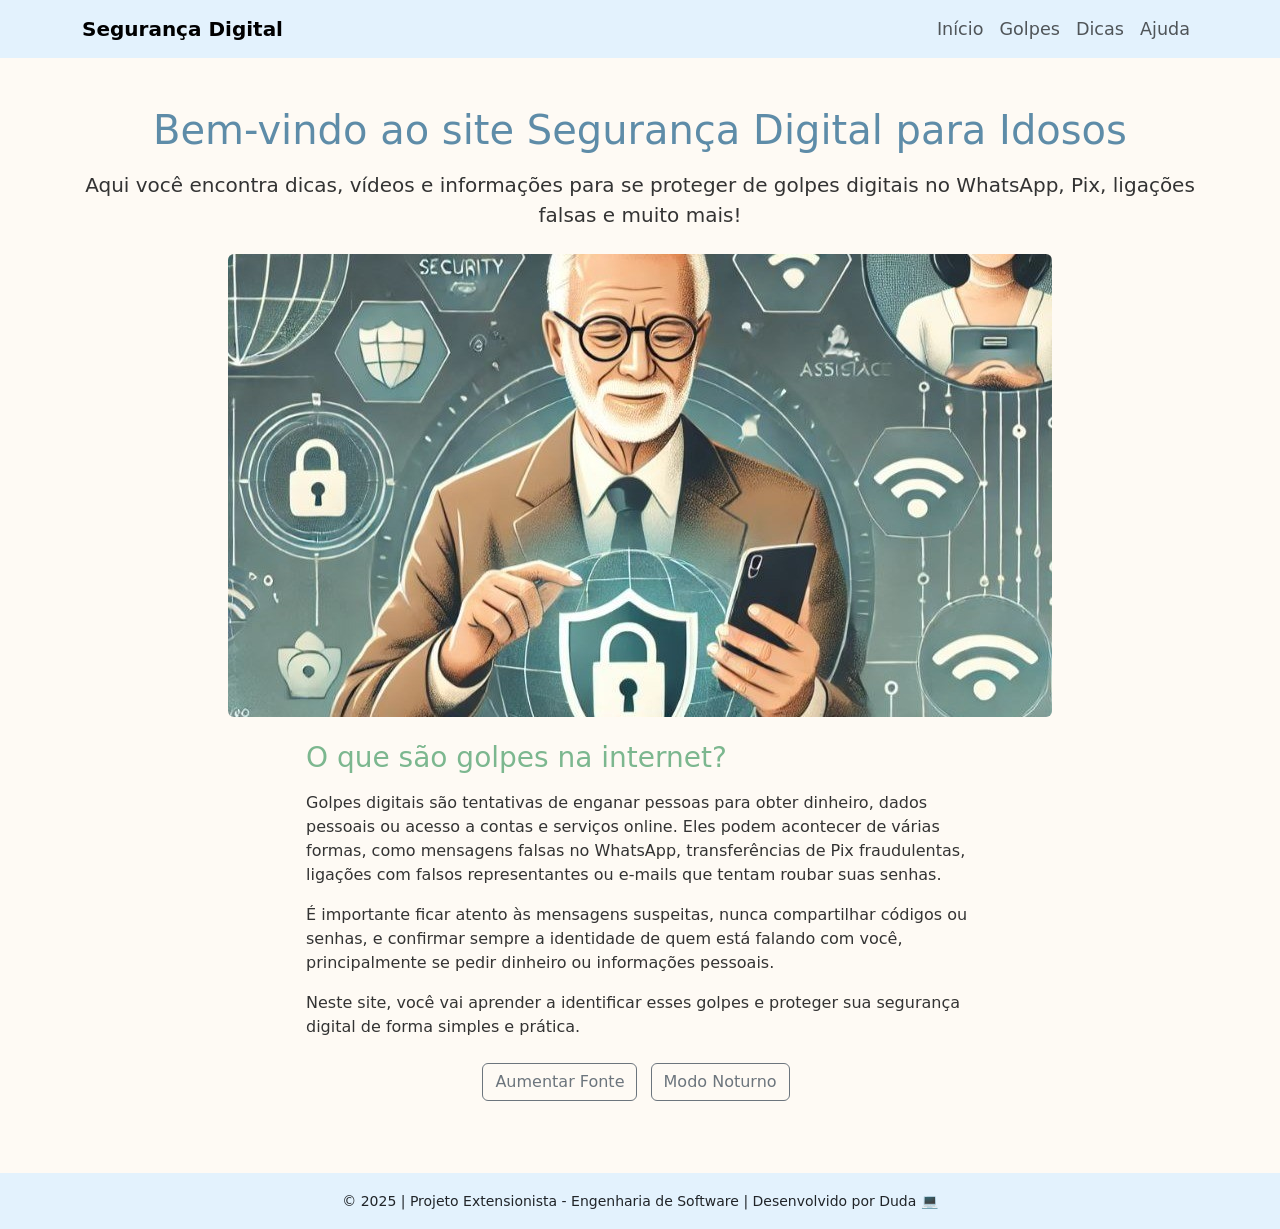
<file: index.html>
<!DOCTYPE html>
<html lang="pt-BR">
  <head>
    <meta charset="UTF-8" />
    <meta name="viewport" content="width=device-width, initial-scale=1" />
    <title>Segurança Digital para Idosos</title>

    <!-- Bootstrap 5 -->
    <link
      href="https://cdn.jsdelivr.net/npm/bootstrap@5.3.2/dist/css/bootstrap.min.css"
      rel="stylesheet"
    />

    <!-- CSS personalizado -->
    <link rel="stylesheet" href="style.css" />

    <!-- JS -->
    <script defer src="script.js"></script>
  </head>
  <body class="bg-pastel">
    <nav class="navbar navbar-expand-lg navbar-light bg-pastel-secondary">
      <div class="container">
        <a class="navbar-brand fw-bold" href="#">Segurança Digital</a>
        <button
          class="navbar-toggler"
          type="button"
          data-bs-toggle="collapse"
          data-bs-target="#menu"
        >
          <span class="navbar-toggler-icon"></span>
        </button>
        <div class="collapse navbar-collapse" id="menu">
          <ul class="navbar-nav ms-auto">
            <li class="nav-item">
              <a class="nav-link" href="index.html">Início</a>
            </li>
            <li class="nav-item">
              <a class="nav-link" href="golpes.html">Golpes</a>
            </li>
            <li class="nav-item">
              <a class="nav-link" href="dicas.html">Dicas</a>
            </li>
            <li class="nav-item">
              <a class="nav-link" href="ajuda.html">Ajuda</a>
            </li>
          </ul>
        </div>
      </div>
    </nav>

    <main class="container py-5 text-center">
      <h1 class="text-primary mb-3">
        Bem-vindo ao site Segurança Digital para Idosos
      </h1>
      <p class="lead">
        Aqui você encontra dicas, vídeos e informações para se proteger de
        golpes digitais no WhatsApp, Pix, ligações falsas e muito mais!
      </p>

      <div class="my-4">
        <img
          src="img/seguranca-digital.png"
          class="img-fluid rounded w-70 w-md-50"
          alt="Ilustração sobre segurança digital"
        />
      </div>

      <section class="text-start mx-auto px-3" style="max-width: 700px">
        <h2 class="h3 text-success mb-3">O que são golpes na internet?</h2>
        <p>
          Golpes digitais são tentativas de enganar pessoas para obter dinheiro,
          dados pessoais ou acesso a contas e serviços online. Eles podem
          acontecer de várias formas, como mensagens falsas no WhatsApp,
          transferências de Pix fraudulentas, ligações com falsos representantes
          ou e-mails que tentam roubar suas senhas.
        </p>
        <p>
          É importante ficar atento às mensagens suspeitas, nunca compartilhar
          códigos ou senhas, e confirmar sempre a identidade de quem está
          falando com você, principalmente se pedir dinheiro ou informações
          pessoais.
        </p>
        <p>
          Neste site, você vai aprender a identificar esses golpes e proteger
          sua segurança digital de forma simples e prática.
        </p>
      </section>

      <div class="mt-4">
        <button
          onclick="aumentarFonte()"
          class="btn btn-outline-secondary me-2"
        >
          Aumentar Fonte
        </button>
        <button onclick="modoNoturno()" class="btn btn-outline-secondary me-2">
          Modo Noturno
        </button>
      </div>
    </main>

    <footer class="bg-pastel-secondary text-center text-dark py-3 mt-4">
      <small
        >&copy; 2025 | Projeto Extensionista - Engenharia de Software |
        Desenvolvido por Duda 💻</small
      >
    </footer>

    <!-- Bootstrap JS -->
    <script src="https://cdn.jsdelivr.net/npm/bootstrap@5.3.2/dist/js/bootstrap.bundle.min.js"></script>
  </body>
</html>
</file>
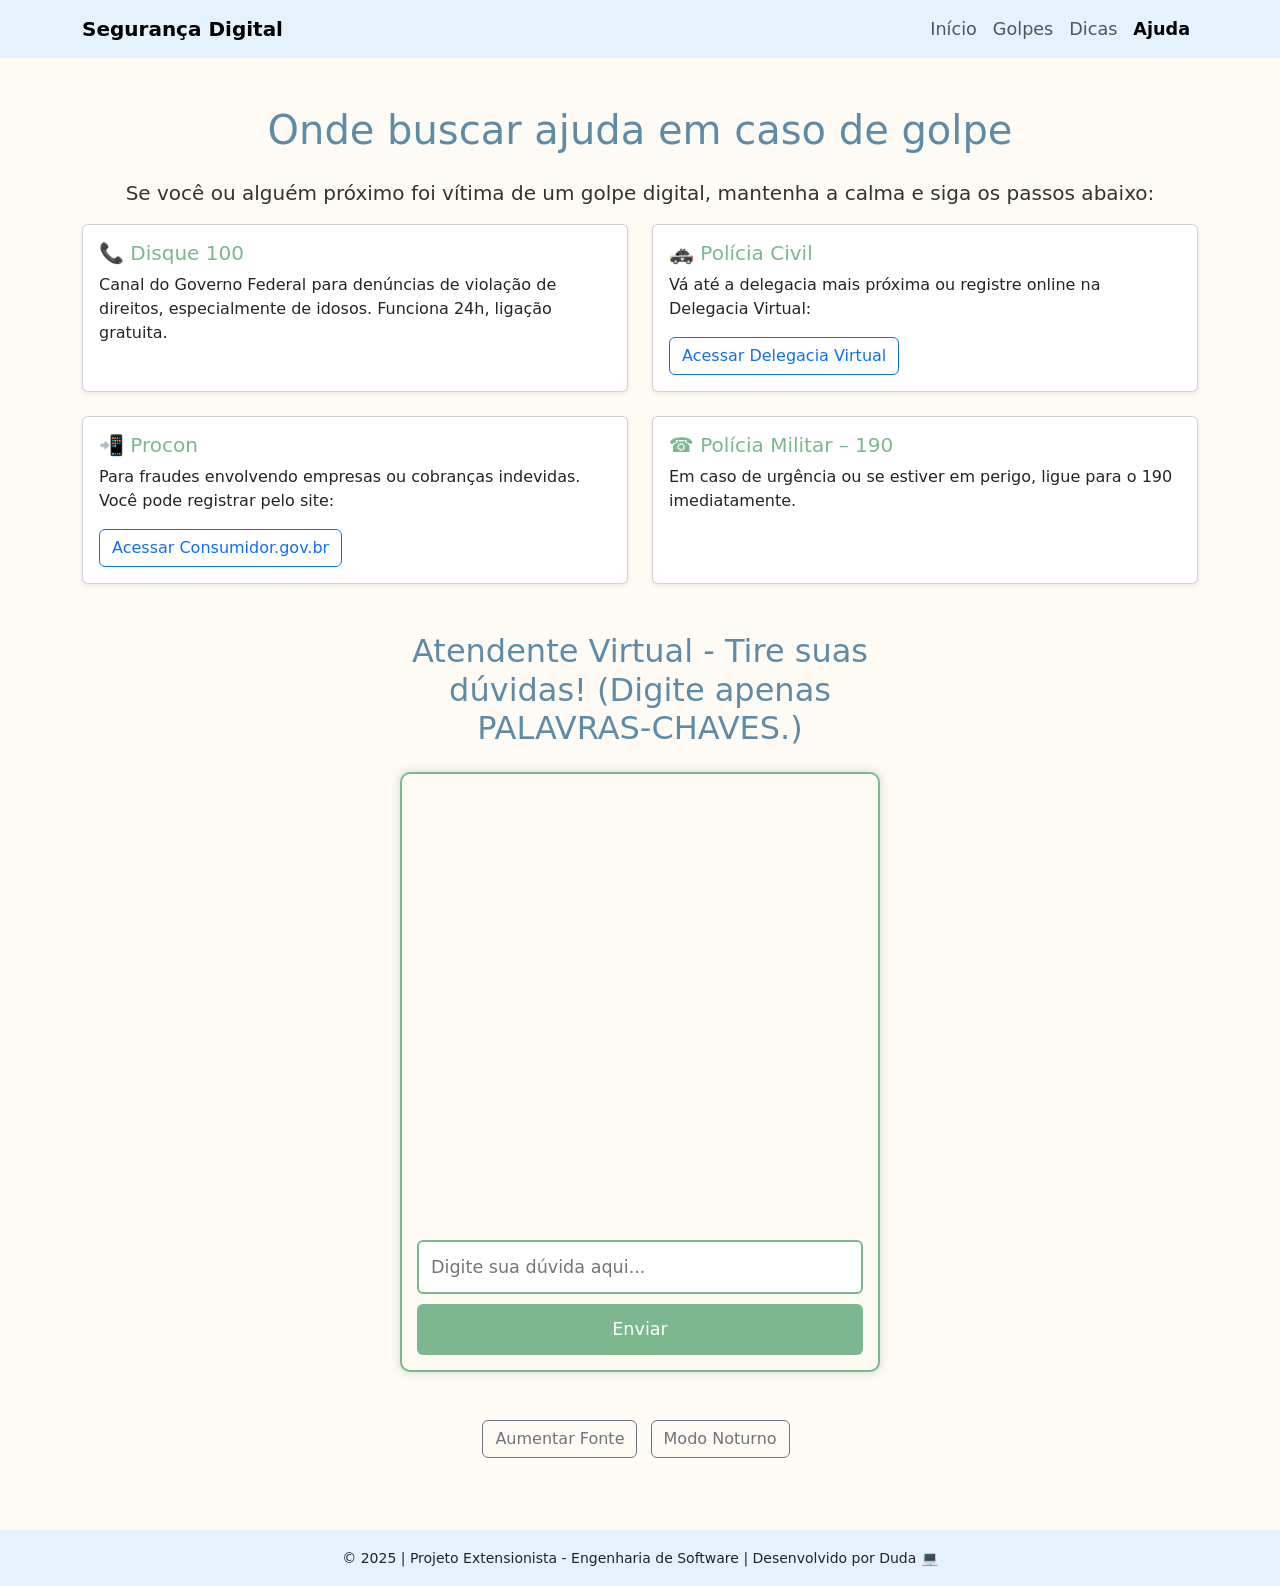
<file: ajuda.html>
<!DOCTYPE html>
<html lang="pt-BR">
  <head>
    <meta charset="UTF-8" />
    <meta name="viewport" content="width=device-width, initial-scale=1" />
    <title>Ajuda e Denúncias | Segurança Digital</title>

    <!-- Bootstrap -->
    <link
      href="https://cdn.jsdelivr.net/npm/bootstrap@5.3.2/dist/css/bootstrap.min.css"
      rel="stylesheet"
    />
    <link rel="stylesheet" href="style.css" />
    <script defer src="script.js"></script>
  </head>
  <body class="bg-pastel">
    <nav class="navbar navbar-expand-lg navbar-light bg-pastel-secondary">
      <div class="container">
        <a class="navbar-brand fw-bold" href="index.html">Segurança Digital</a>
        <button
          class="navbar-toggler"
          type="button"
          data-bs-toggle="collapse"
          data-bs-target="#menu"
        >
          <span class="navbar-toggler-icon"></span>
        </button>
        <div class="collapse navbar-collapse" id="menu">
          <ul class="navbar-nav ms-auto">
            <li class="nav-item">
              <a class="nav-link" href="index.html">Início</a>
            </li>
            <li class="nav-item">
              <a class="nav-link" href="golpes.html">Golpes</a>
            </li>
            <li class="nav-item">
              <a class="nav-link" href="dicas.html">Dicas</a>
            </li>
            <li class="nav-item">
              <a class="nav-link active fw-bold" href="#">Ajuda</a>
            </li>
          </ul>
        </div>
      </div>
    </nav>

    <main class="container py-5">
      <h1 class="text-center text-primary mb-4">
        Onde buscar ajuda em caso de golpe
      </h1>
      <p class="lead text-center">
        Se você ou alguém próximo foi vítima de um golpe digital, mantenha a
        calma e siga os passos abaixo:
      </p>

      <div class="row g-4">
        <!-- Bloco 1 -->
        <div class="col-md-6">
          <div class="card shadow-sm h-100">
            <div class="card-body">
              <h5 class="card-title text-success">📞 Disque 100</h5>
              <p class="card-text">
                Canal do Governo Federal para denúncias de violação de direitos,
                especialmente de idosos. Funciona 24h, ligação gratuita.
              </p>
            </div>
          </div>
        </div>

        <!-- Bloco 2 -->
        <div class="col-md-6">
          <div class="card shadow-sm h-100">
            <div class="card-body">
              <h5 class="card-title text-success">🚓 Polícia Civil</h5>
              <p class="card-text">
                Vá até a delegacia mais próxima ou registre online na Delegacia
                Virtual:
              </p>
              <a
                href="https://delegaciavirtual.sids.mg.gov.br"
                target="_blank"
                class="btn btn-outline-primary"
                >Acessar Delegacia Virtual</a
              >
            </div>
          </div>
        </div>

        <!-- Bloco 3 -->
        <div class="col-md-6">
          <div class="card shadow-sm h-100">
            <div class="card-body">
              <h5 class="card-title text-success">📲 Procon</h5>
              <p class="card-text">
                Para fraudes envolvendo empresas ou cobranças indevidas. Você
                pode registrar pelo site:
              </p>
              <a
                href="https://www.consumidor.gov.br"
                target="_blank"
                class="btn btn-outline-primary"
                >Acessar Consumidor.gov.br</a
              >
            </div>
          </div>
        </div>

        <!-- Bloco 4 -->
        <div class="col-md-6">
          <div class="card shadow-sm h-100">
            <div class="card-body">
              <h5 class="card-title text-success">☎️ Polícia Militar – 190</h5>
              <p class="card-text">
                Em caso de urgência ou se estiver em perigo, ligue para o 190
                imediatamente.
              </p>
            </div>
          </div>
        </div>
      </div>

      <!-- Chat Virtual - Coloque esse bloco dentro da tag <main> no ajuda.html, depois do conteúdo atual -->

      <section
        class="my-5"
        style="max-width: 480px; margin-left: auto; margin-right: auto"
      >
        <h2 class="text-center text-primary mb-4">
          Atendente Virtual - Tire suas dúvidas! (Digite apenas
          PALAVRAS-CHAVES.)
        </h2>

        <div
          id="chat-container"
          style="
            border: 2px solid #7cb78f;
            border-radius: 10px;
            background: #fefaf4;
            padding: 15px;
            height: 600px;
            display: flex;
            flex-direction: column;
            box-shadow: 0 0 10px rgba(124, 183, 143, 0.4);
          "
        >
          <div
            id="chat-window"
            style="
              flex-grow: 1;
              overflow-y: auto;
              font-size: 1.15rem;
              margin-bottom: 10px;
              padding-right: 5px;
            "
            aria-live="polite"
            aria-label="Mensagens do chat"
          ></div>

          <input
            id="chat-input"
            type="text"
            aria-label="Digite sua pergunta"
            placeholder="Digite sua dúvida aqui..."
            style="
              padding: 12px;
              font-size: 1.1rem;
              border: 2px solid #7cb78f;
              border-radius: 6px;
              outline: none;
            "
            onkeypress="if(event.key === 'Enter'){ enviarMensagem(); }"
          />
          <button
            onclick="enviarMensagem()"
            style="
              margin-top: 10px;
              width: 100%;
              background: #7cb78f;
              color: white;
              font-size: 1.1rem;
              padding: 12px;
              border: none;
              border-radius: 6px;
              cursor: pointer;
            "
            aria-label="Enviar mensagem"
          >
            Enviar
          </button>
        </div>
      </section>

      <div class="text-center mt-4">
        <button
          onclick="aumentarFonte()"
          class="btn btn-outline-secondary me-2"
        >
          Aumentar Fonte
        </button>
        <button onclick="modoNoturno()" class="btn btn-outline-secondary me-2">
          Modo Noturno
        </button>
      </div>
    </main>

    <footer class="bg-pastel-secondary text-center text-dark py-3 mt-4">
      <small
        >&copy; 2025 | Projeto Extensionista - Engenharia de Software |
        Desenvolvido por Duda 💻</small
      >
    </footer>

    <script src="https://cdn.jsdelivr.net/npm/bootstrap@5.3.2/dist/js/bootstrap.bundle.min.js"></script>
  </body>
</html>
</file>
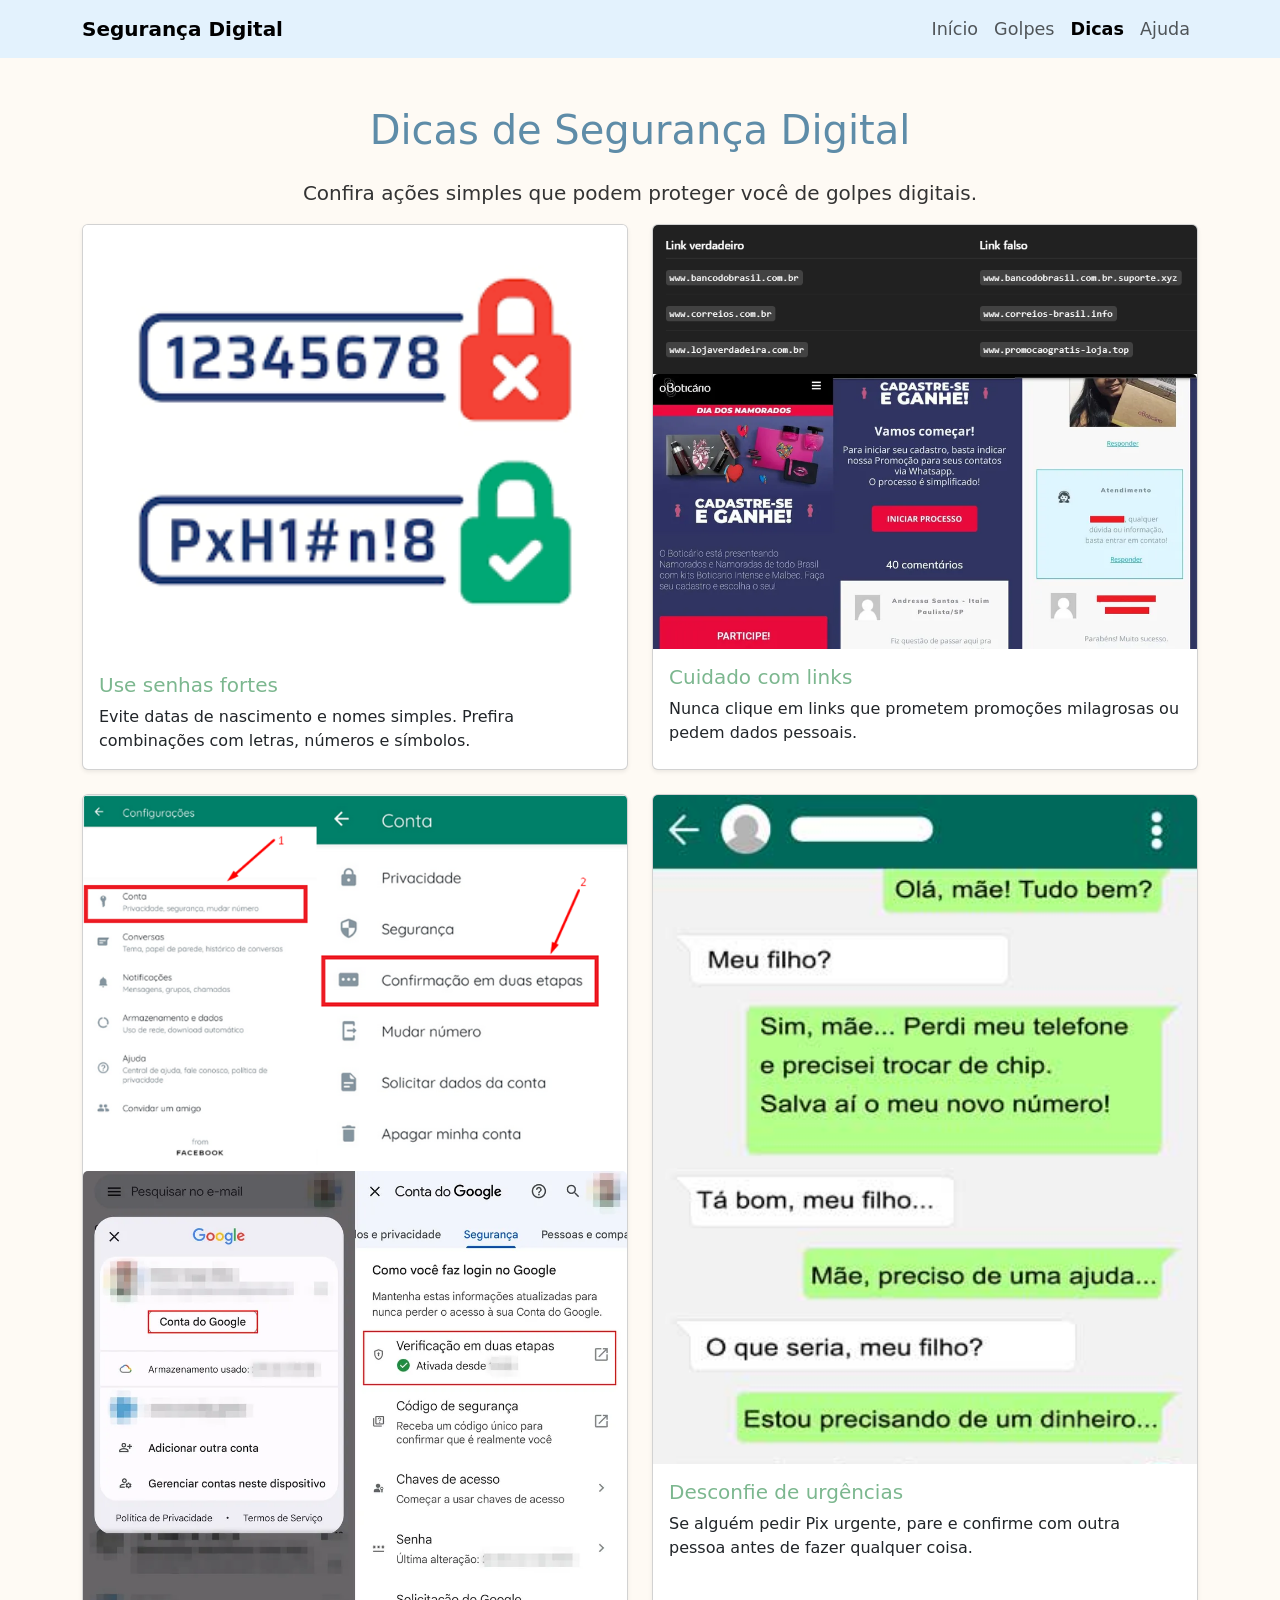
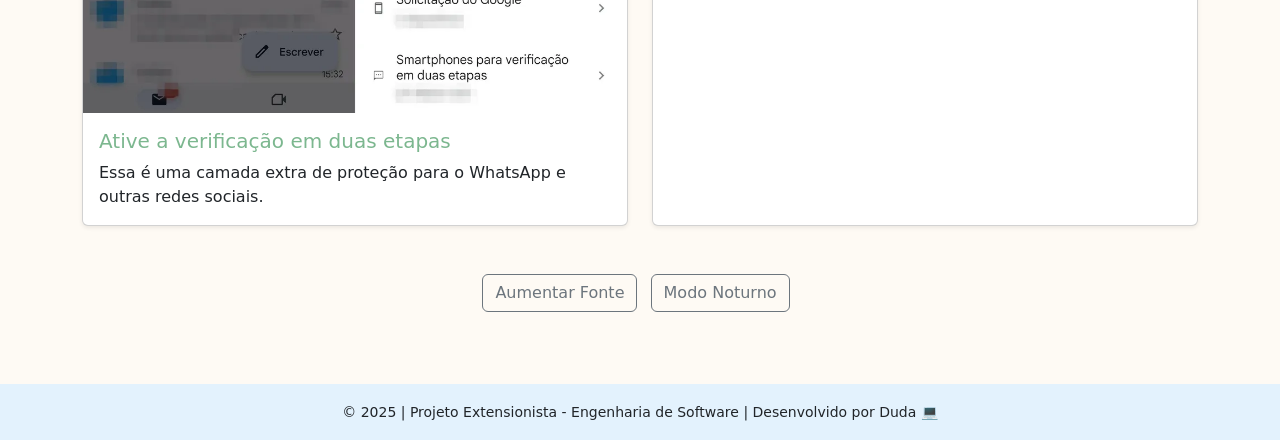
<file: dicas.html>
<!DOCTYPE html>
<html lang="pt-BR">
  <head>
    <meta charset="UTF-8" />
    <meta name="viewport" content="width=device-width, initial-scale=1" />
    <title>Dicas de Segurança | Segurança Digital</title>

    <!-- Bootstrap -->
    <link
      href="https://cdn.jsdelivr.net/npm/bootstrap@5.3.2/dist/css/bootstrap.min.css"
      rel="stylesheet"
    />
    <link rel="stylesheet" href="style.css" />
    <script defer src="script.js"></script>
  </head>
  <body class="bg-pastel">
    <nav class="navbar navbar-expand-lg navbar-light bg-pastel-secondary">
      <div class="container">
        <a class="navbar-brand fw-bold" href="index.html">Segurança Digital</a>
        <button
          class="navbar-toggler"
          type="button"
          data-bs-toggle="collapse"
          data-bs-target="#menu"
        >
          <span class="navbar-toggler-icon"></span>
        </button>
        <div class="collapse navbar-collapse" id="menu">
          <ul class="navbar-nav ms-auto">
            <li class="nav-item">
              <a class="nav-link" href="index.html">Início</a>
            </li>
            <li class="nav-item">
              <a class="nav-link" href="golpes.html">Golpes</a>
            </li>
            <li class="nav-item">
              <a class="nav-link active fw-bold" href="#">Dicas</a>
            </li>
            <li class="nav-item">
              <a class="nav-link" href="ajuda.html">Ajuda</a>
            </li>
          </ul>
        </div>
      </div>
    </nav>

    <main class="container py-5">
      <h1 class="text-center text-primary mb-4">Dicas de Segurança Digital</h1>
      <p class="lead text-center">
        Confira ações simples que podem proteger você de golpes digitais.
      </p>

      <div class="row g-4">
        <!-- Dica 1 -->
        <div class="col-md-6">
          <div class="card shadow-sm h-100">
            <img
              src="img/senha.png"
              class="card-img-top"
              alt="Imagem de senha segura"
            />
            <div class="card-body">
              <h5 class="card-title text-success">Use senhas fortes</h5>
              <p class="card-text">
                Evite datas de nascimento e nomes simples. Prefira combinações
                com letras, números e símbolos.
              </p>
            </div>
          </div>
        </div>

        <!-- Dica 2 -->
        <div class="col-md-6">
          <div class="card shadow-sm h-100">
            <img
              src="img/link-falso.png"
              class="card-img-top"
              alt="Exemplo de link falso"
            />
            <img
              src="img/boticario-01.png"
              class="card-img-top"
              alt="Exemplo de link falso adicional"
            />
            <div class="card-body">
              <h5 class="card-title text-success">Cuidado com links</h5>
              <p class="card-text">
                Nunca clique em links que prometem promoções milagrosas ou pedem
                dados pessoais.
              </p>
            </div>
          </div>
        </div>

        <!-- Dica 3 -->
        <div class="col-md-6">
          <div class="card shadow-sm h-100">
            <img
              src="img/verificacao.png"
              class="card-img-top"
              alt="Imagem de autenticação"
            />
            <img
              src="img/google.png"
              class="card-img-top"
              alt="Imagem de autenticação"
            />
            <div class="card-body">
              <h5 class="card-title text-success">
                Ative a verificação em duas etapas
              </h5>
              <p class="card-text">
                Essa é uma camada extra de proteção para o WhatsApp e outras
                redes sociais.
              </p>
            </div>
          </div>
        </div>

        <!-- Dica 4 -->
        <div class="col-md-6">
          <div class="card shadow-sm h-100">
            <img
              src="img/golpe-do-whatsapp.png"
              class="card-img-top"
              alt="Desconfie de pedidos urgentes"
            />
            <div class="card-body">
              <h5 class="card-title text-success">Desconfie de urgências</h5>
              <p class="card-text">
                Se alguém pedir Pix urgente, pare e confirme com outra pessoa
                antes de fazer qualquer coisa.
              </p>
            </div>
          </div>
        </div>
      </div>

      <div class="text-center mt-5">
        <button
          onclick="aumentarFonte()"
          class="btn btn-outline-secondary me-2"
        >
          Aumentar Fonte
        </button>
        <button onclick="modoNoturno()" class="btn btn-outline-secondary me-2">
          Modo Noturno
        </button>
      </div>
    </main>

    <footer class="bg-pastel-secondary text-center text-dark py-3 mt-4">
      <small
        >&copy; 2025 | Projeto Extensionista - Engenharia de Software |
        Desenvolvido por Duda 💻</small
      >
    </footer>

    <script src="https://cdn.jsdelivr.net/npm/bootstrap@5.3.2/dist/js/bootstrap.bundle.min.js"></script>
  </body>
</html>
</file>
<file: style.css>
body.bg-pastel {
  background-color: #fefaf4;
  color: #333;
}

.bg-pastel-secondary {
  background-color: #e3f2fd;
}

.text-primary {
  color: #5e8ca8 !important;
}

.text-success {
  color: #7cb78f !important;
}

a.nav-link {
  font-size: 1.1rem;
}

/* Estilo padrão (modo claro) */
#chat-container {
  background-color: #fefaf4;
}

#chat-window div {
  color: #333;
}

/* Modo noturno */
.bg-dark #chat-container {
  background-color: #1e1e1e !important; /* fundo escuro */
}

.bg-dark #chat-window div {
  color: #fefaf4 !important; /* texto claro no modo escuro */
}

.bg-dark #chat-input {
  background-color: #2b2b2b;
  color: #fff;
  border-color: #7cb78f;
}

.bg-dark #chat-input::placeholder {
  color: #ccc;
}
</file>
